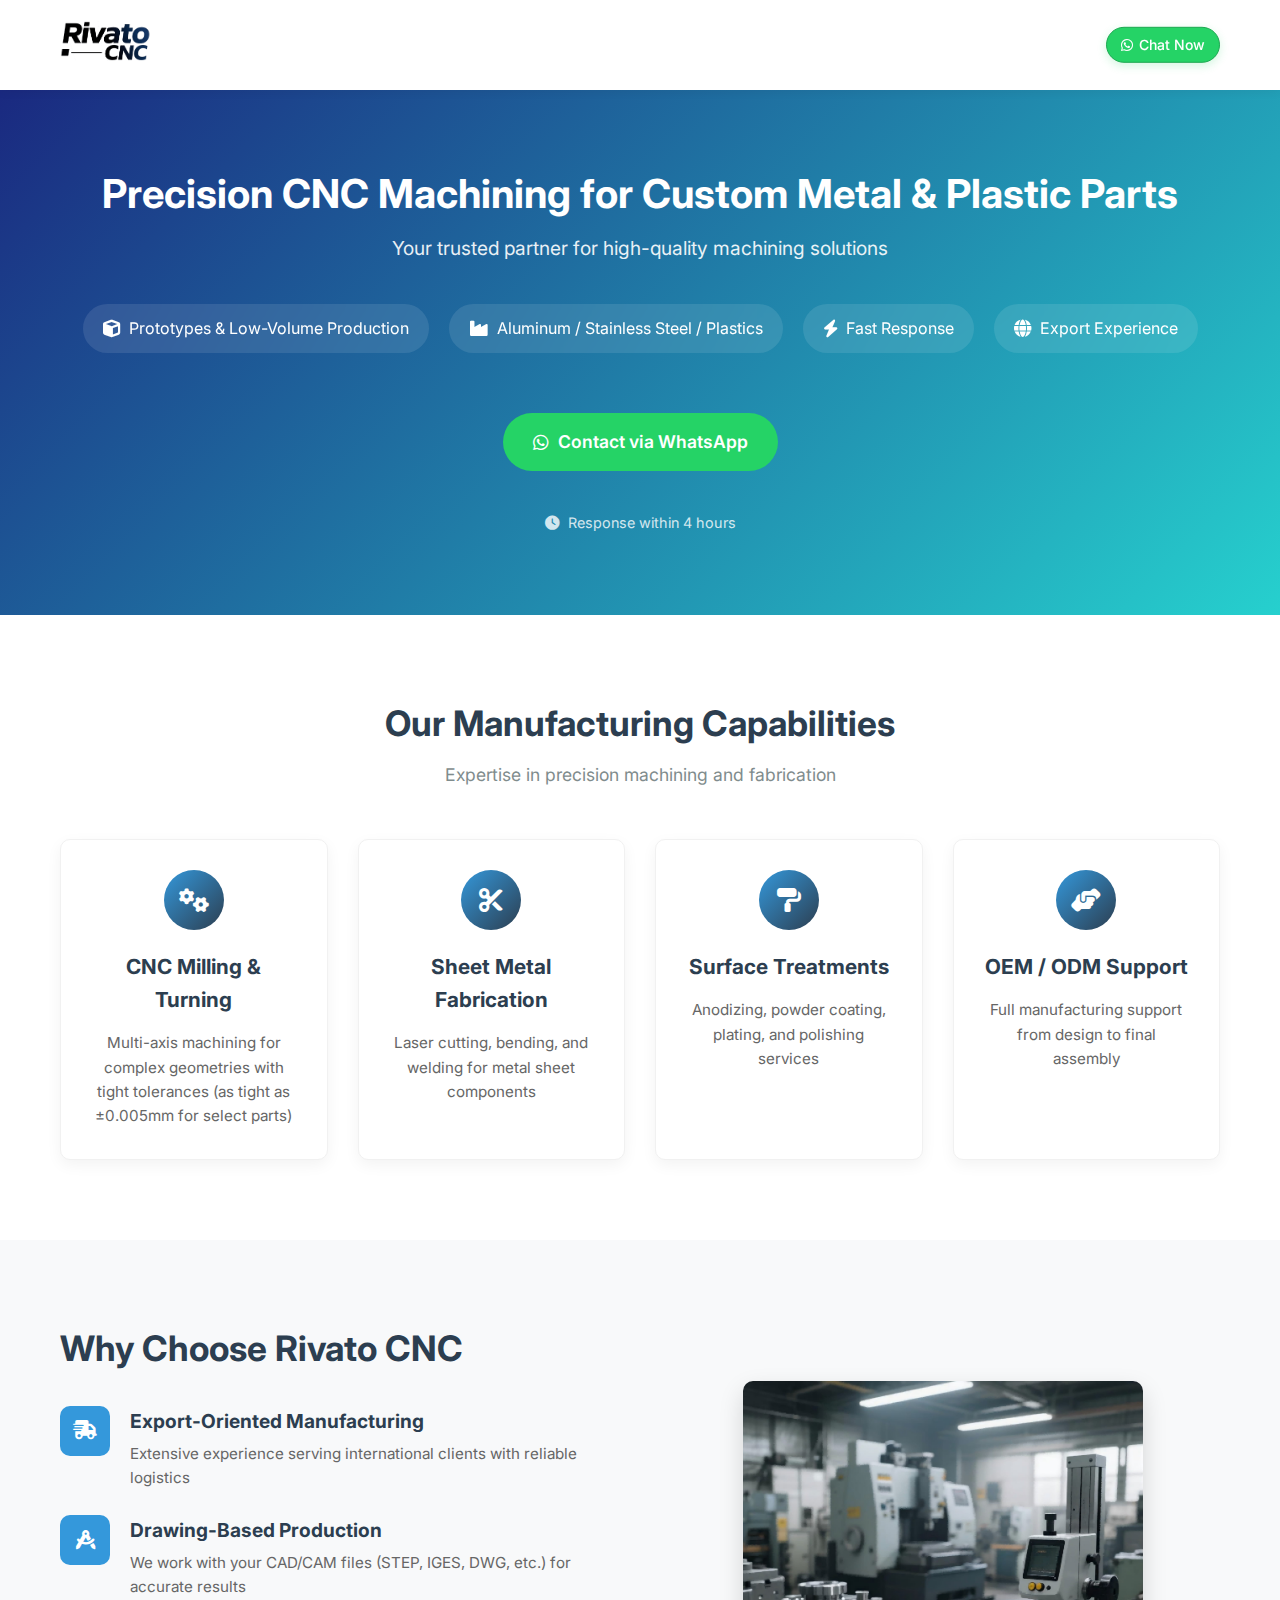
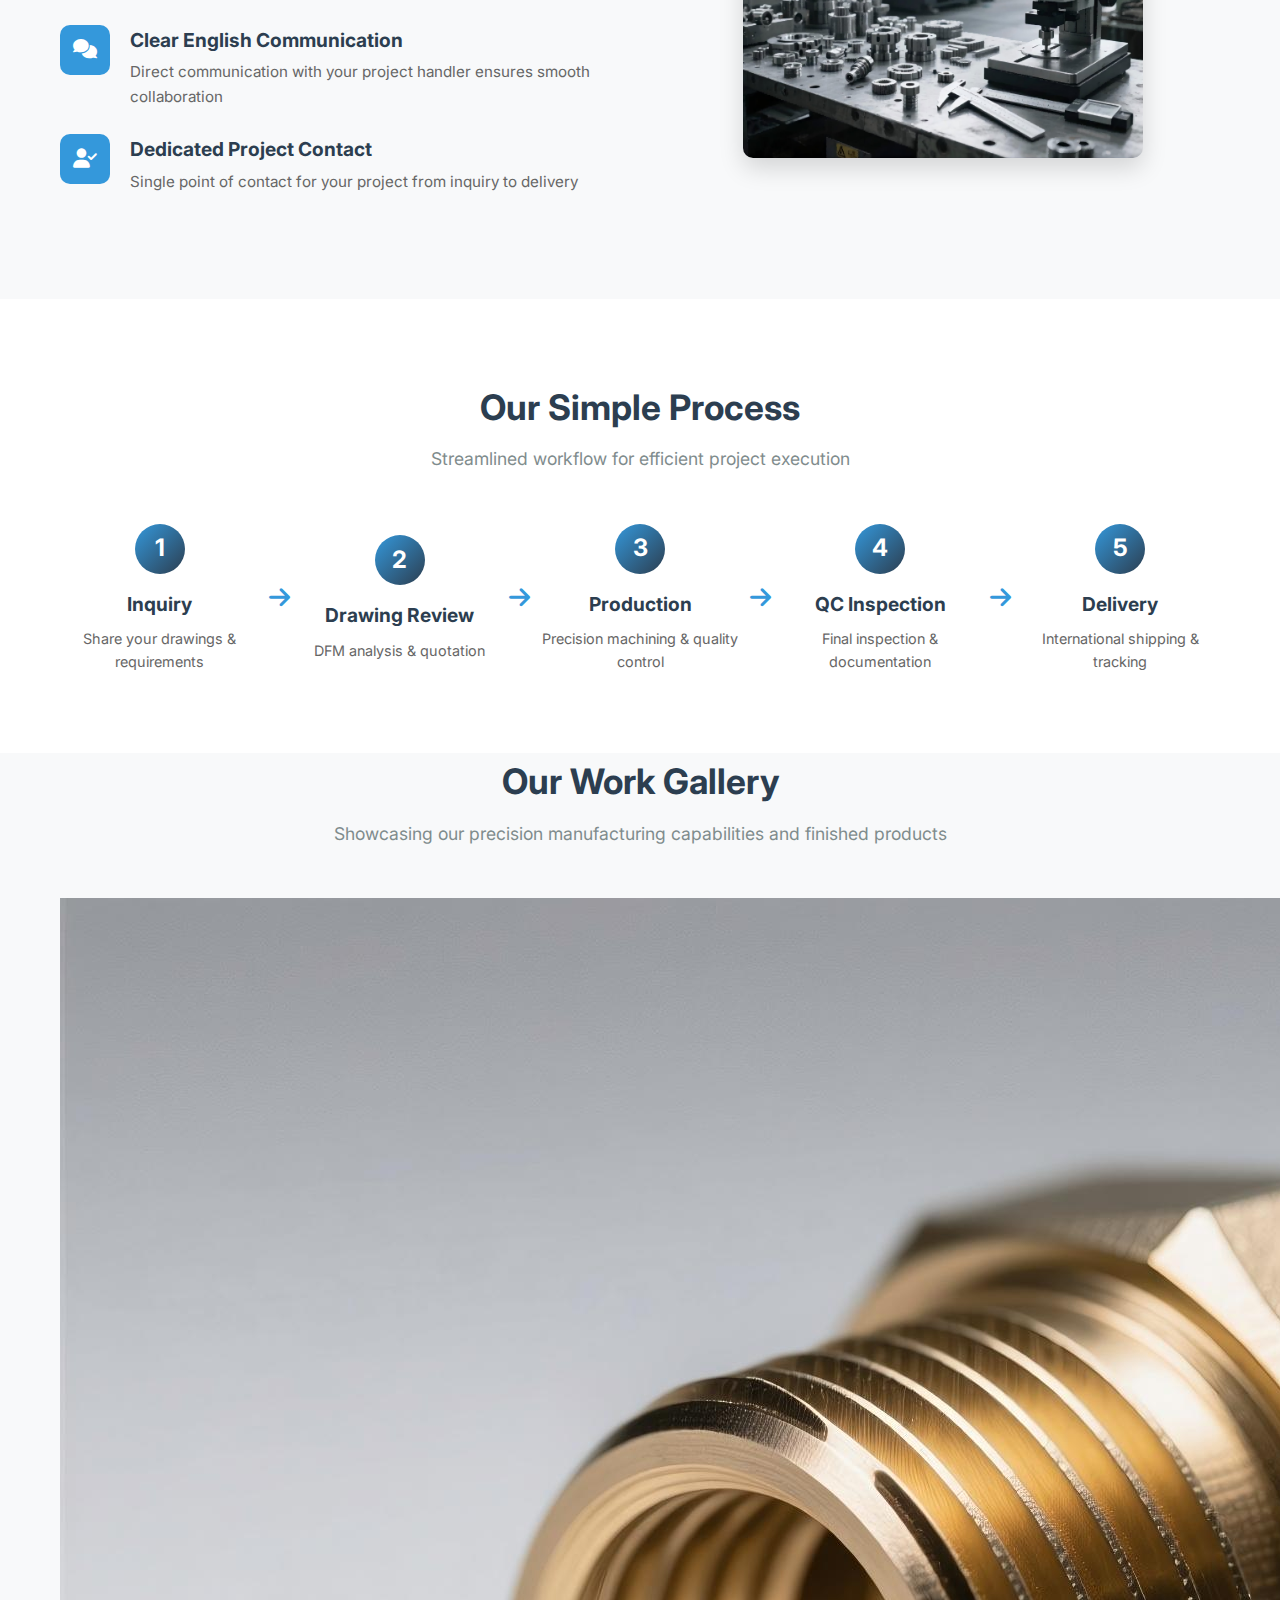
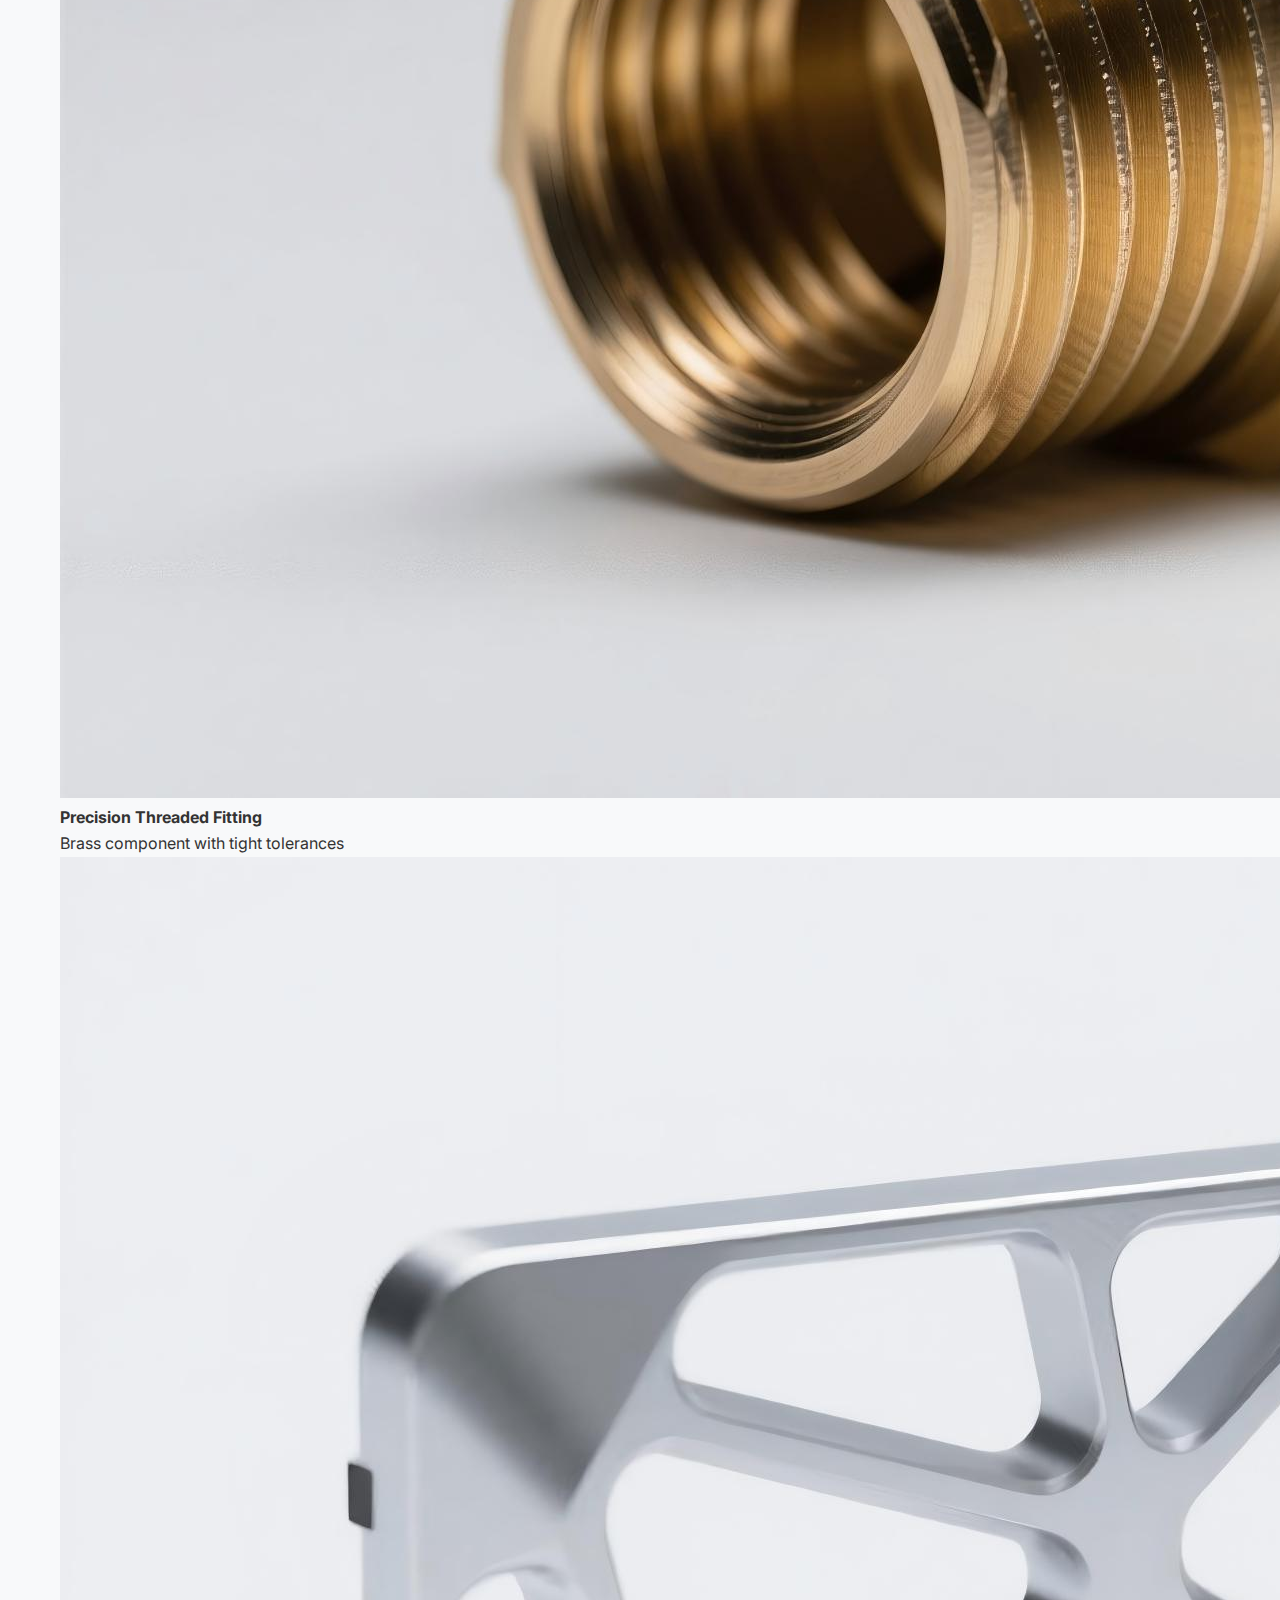
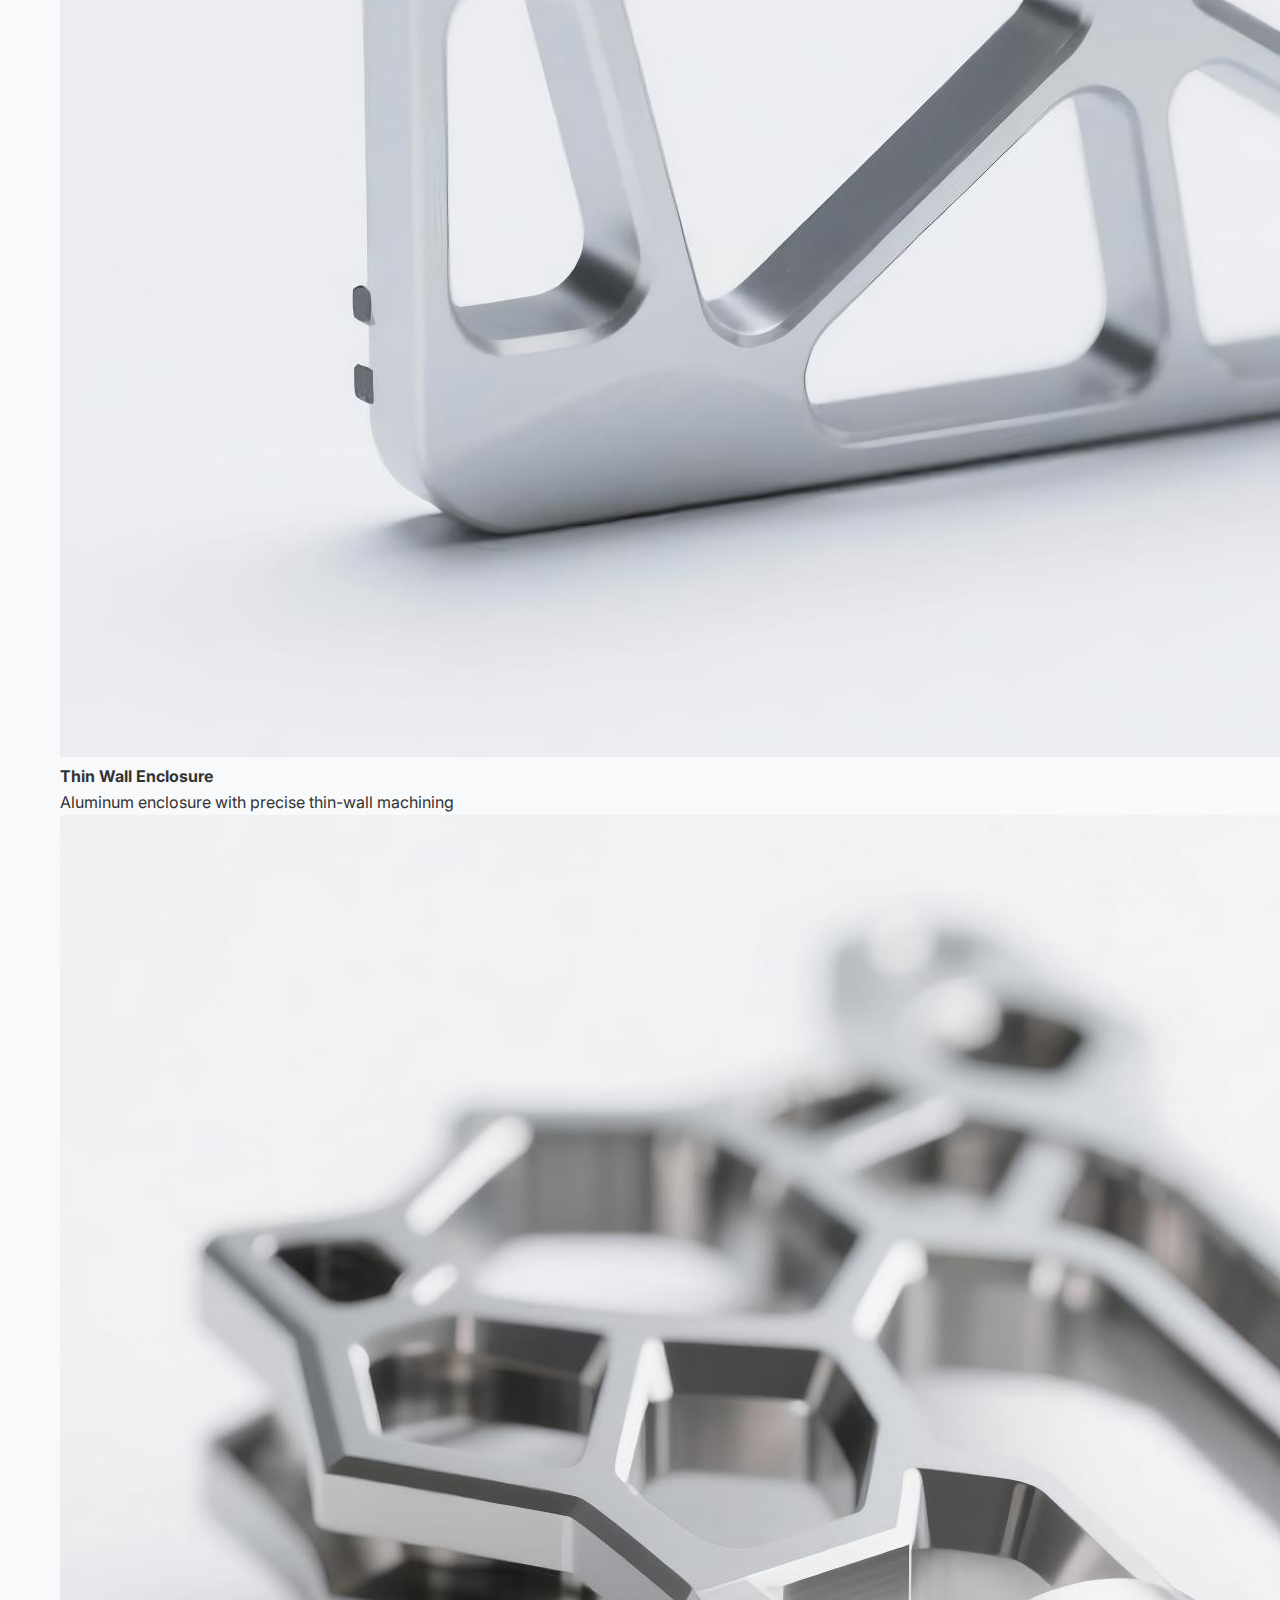
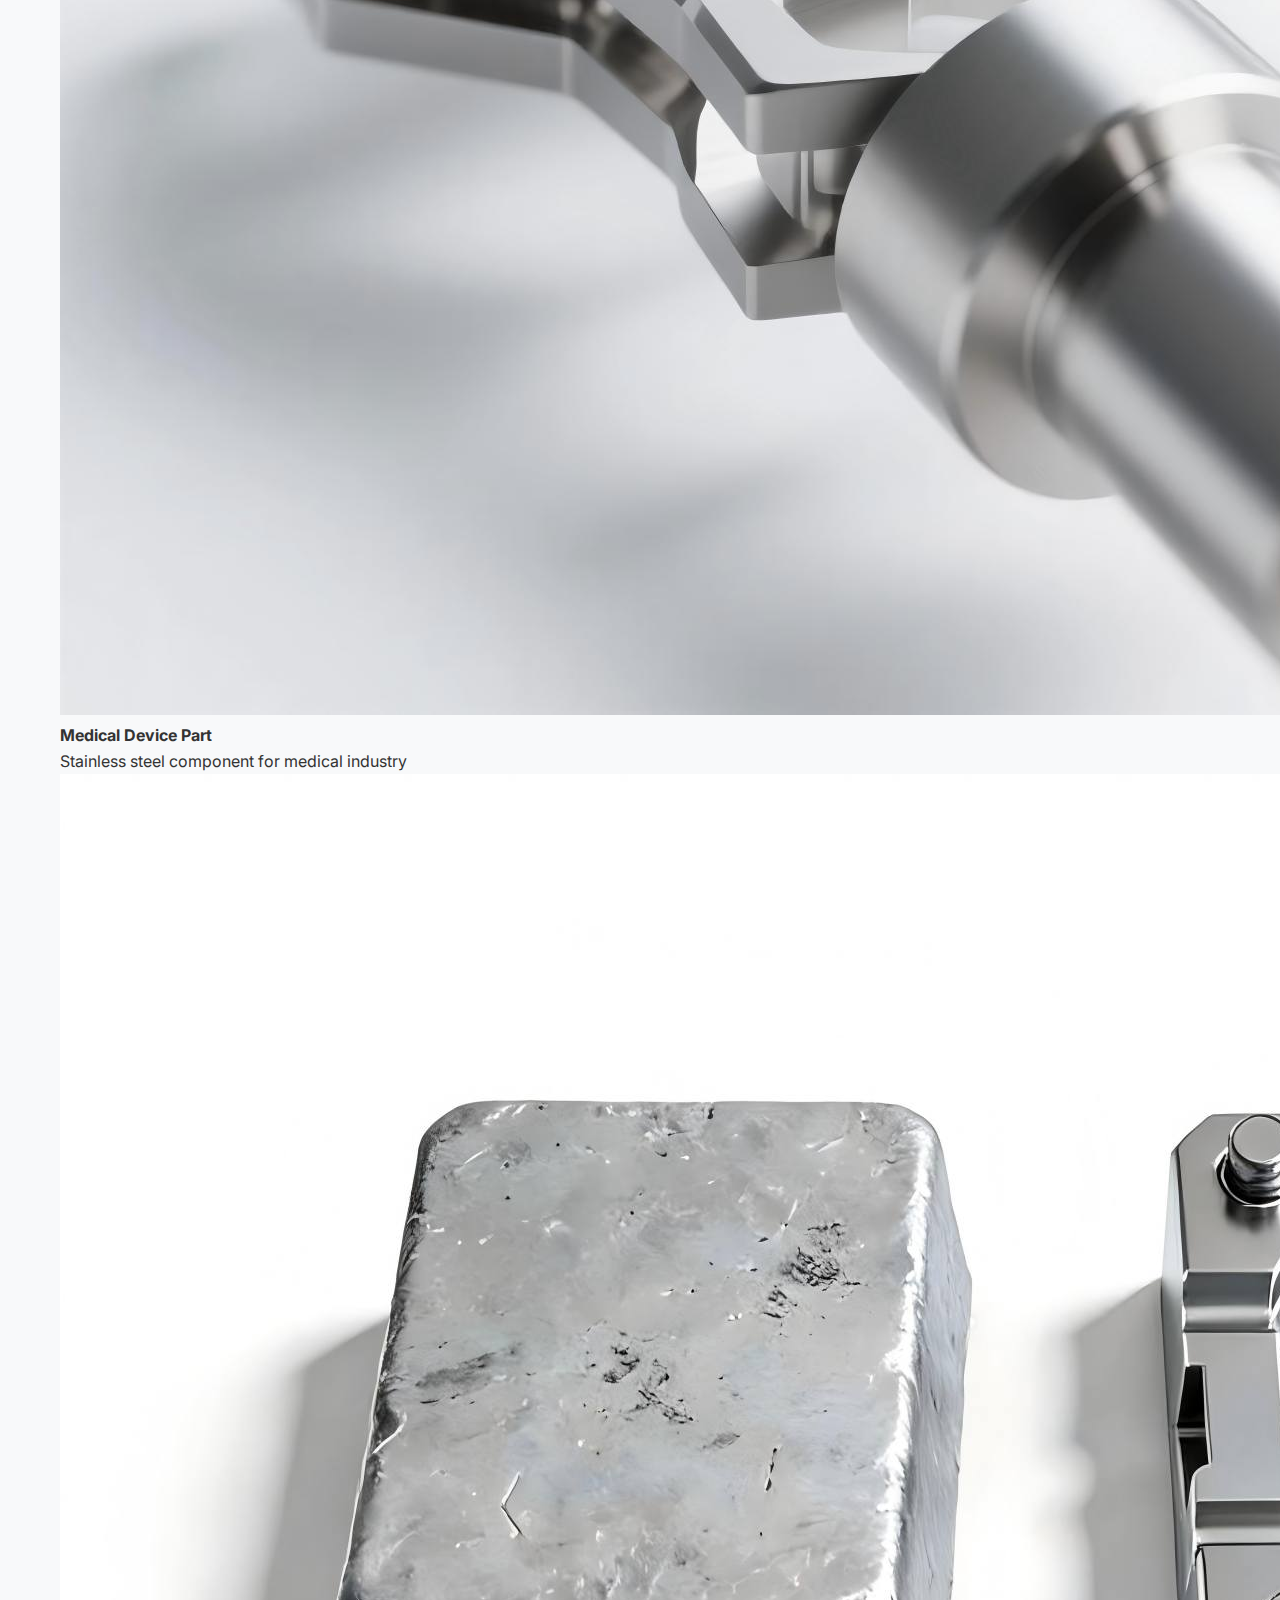
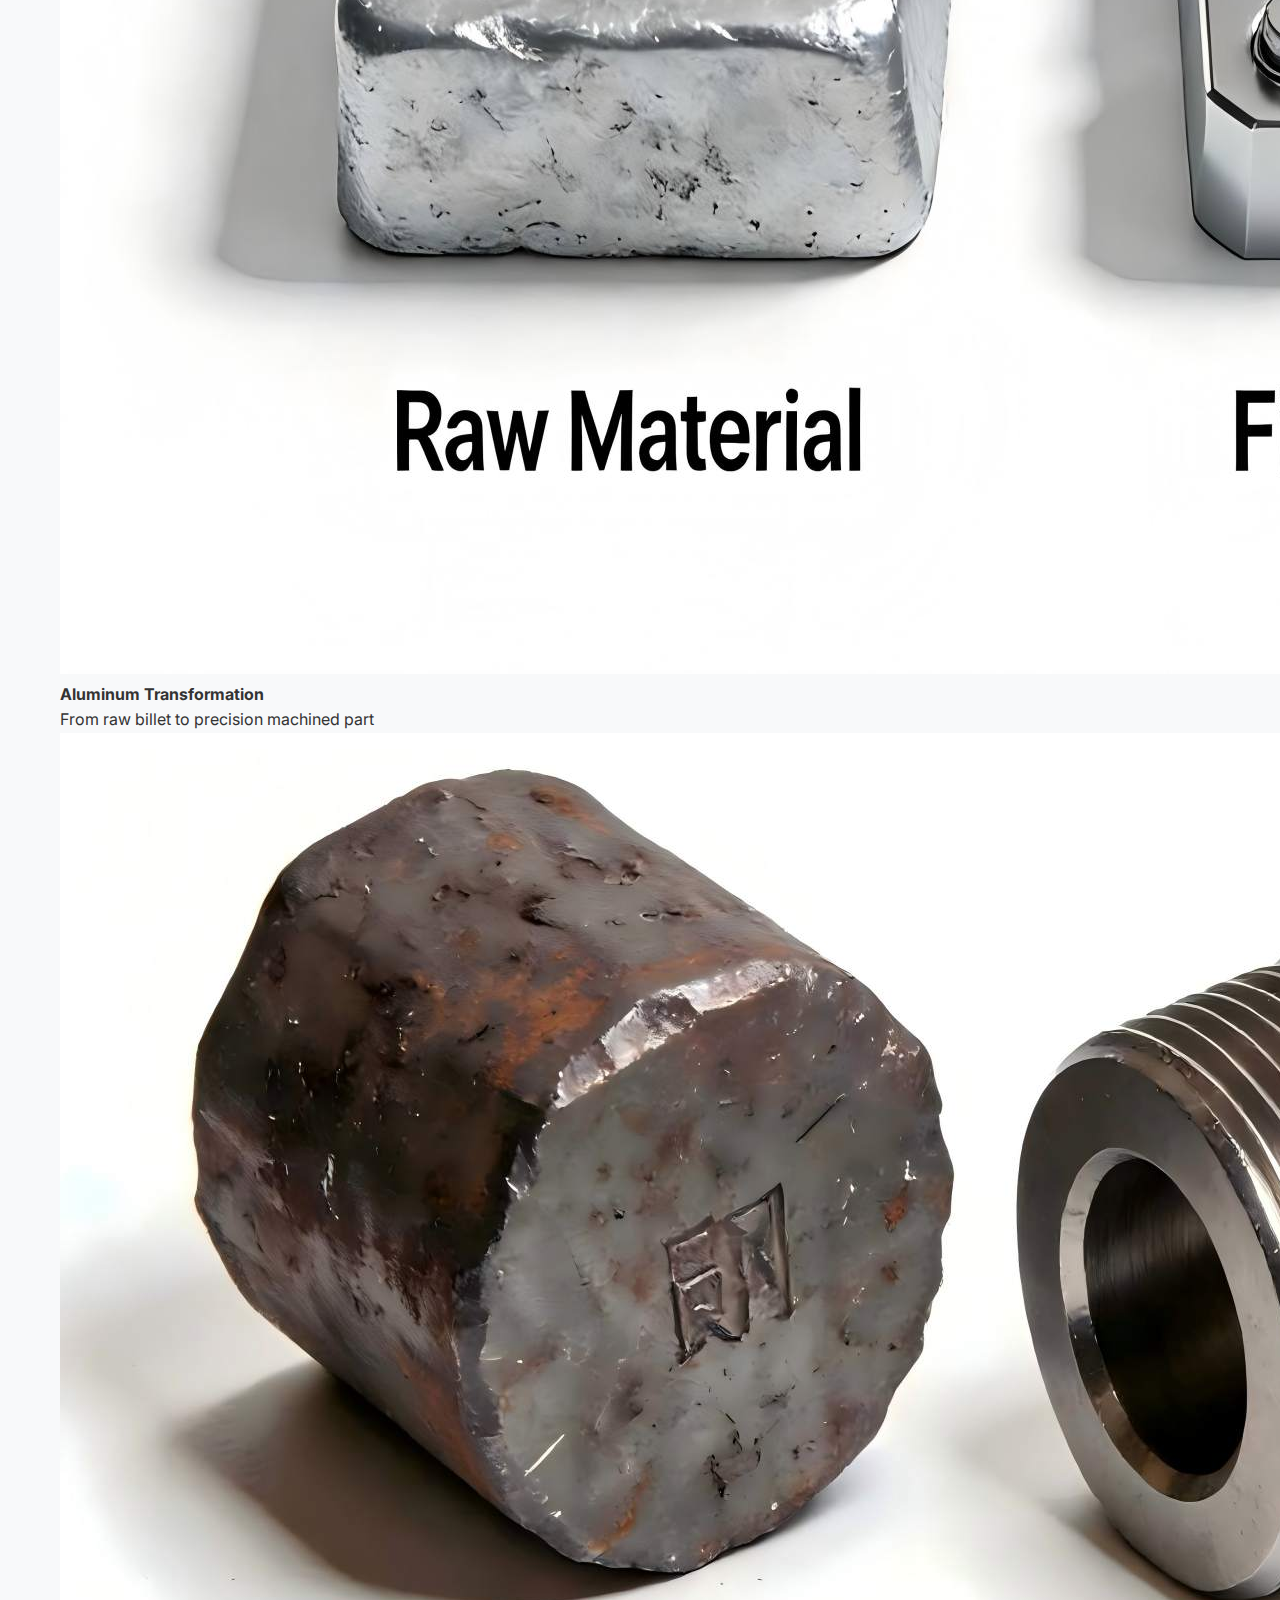
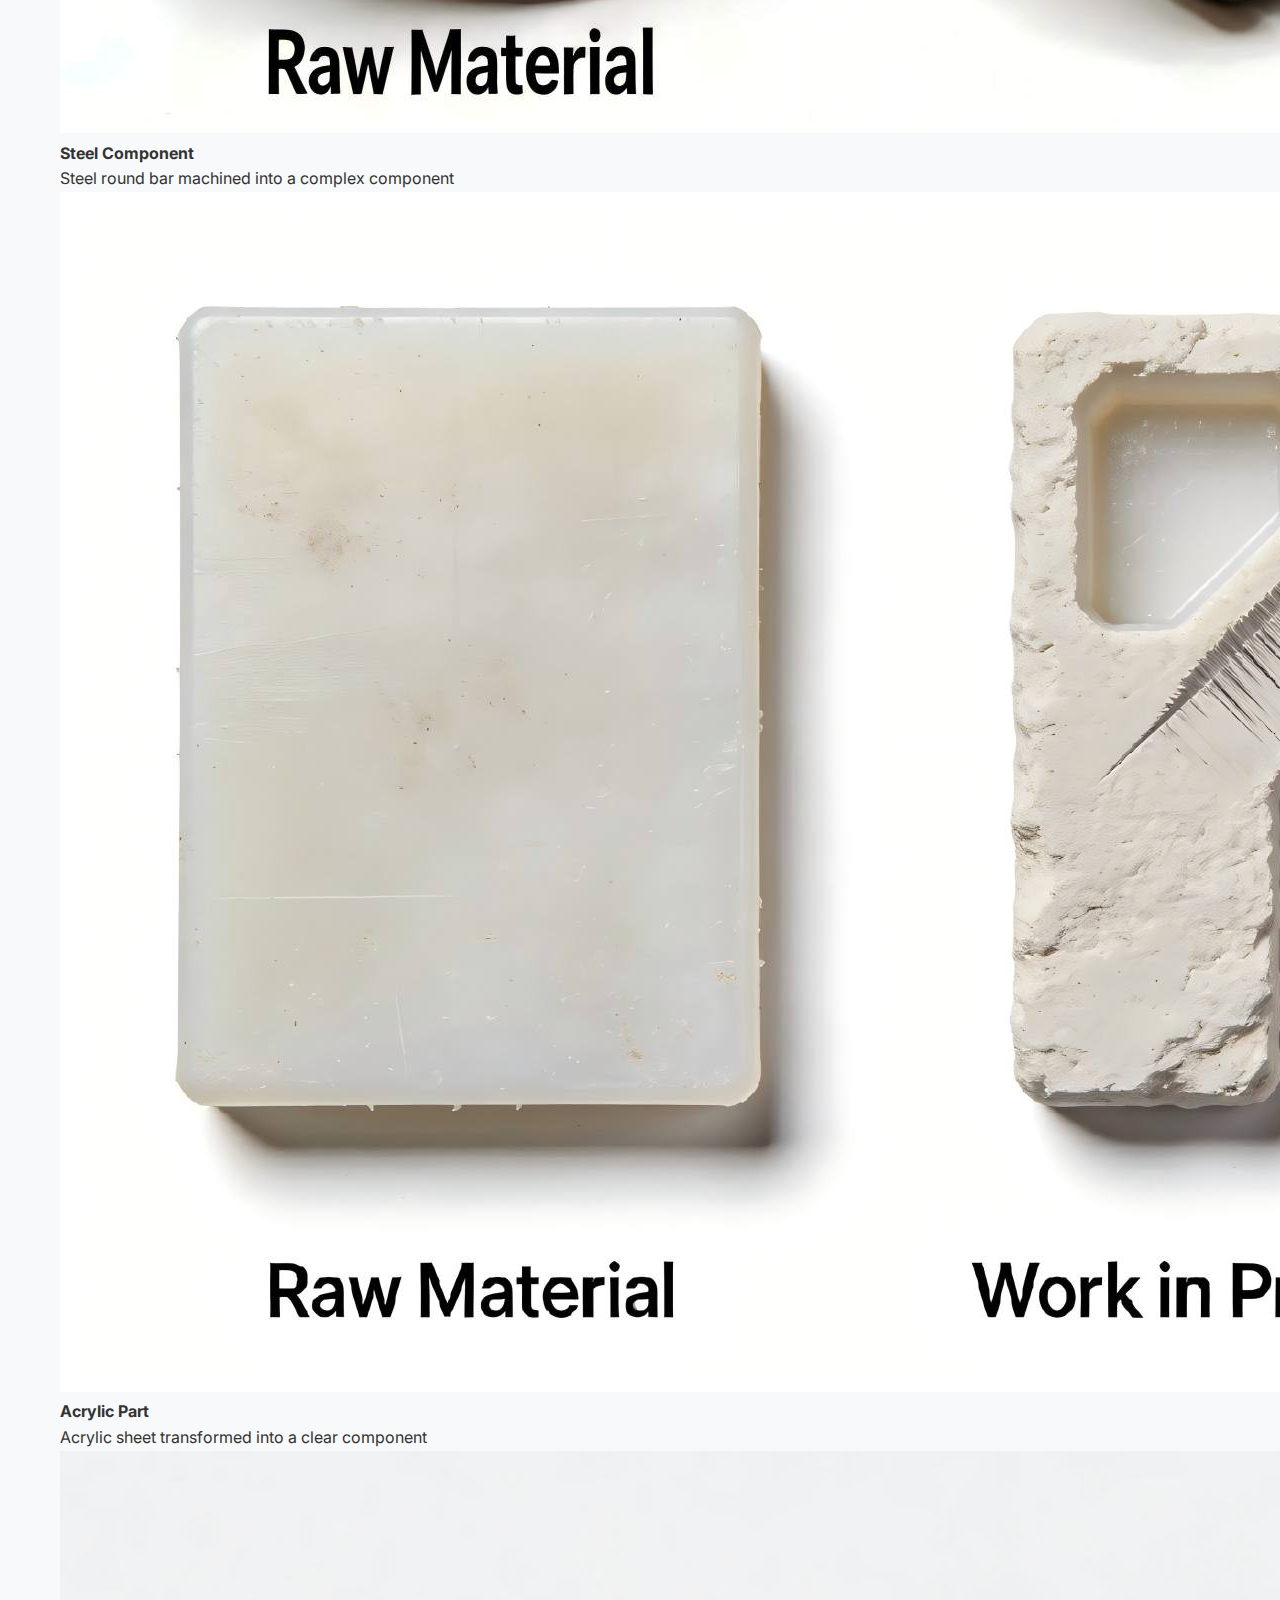
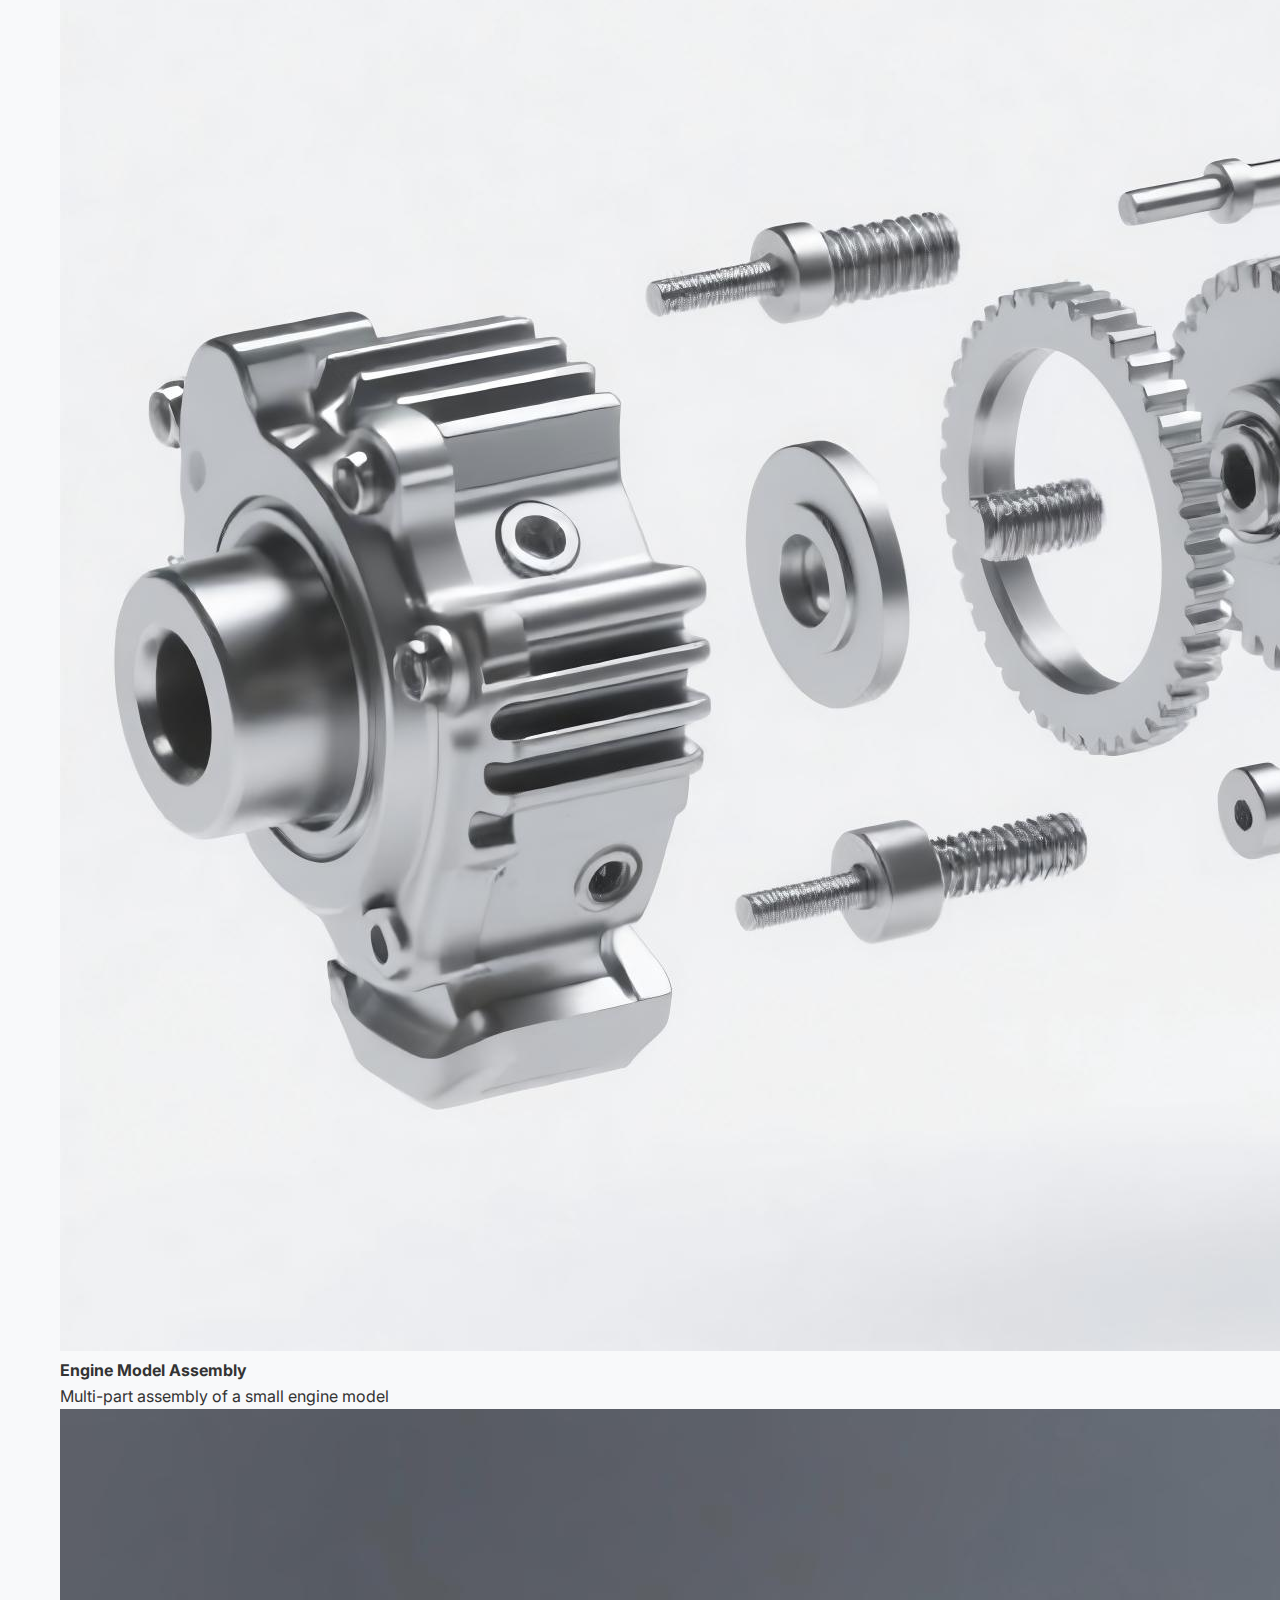
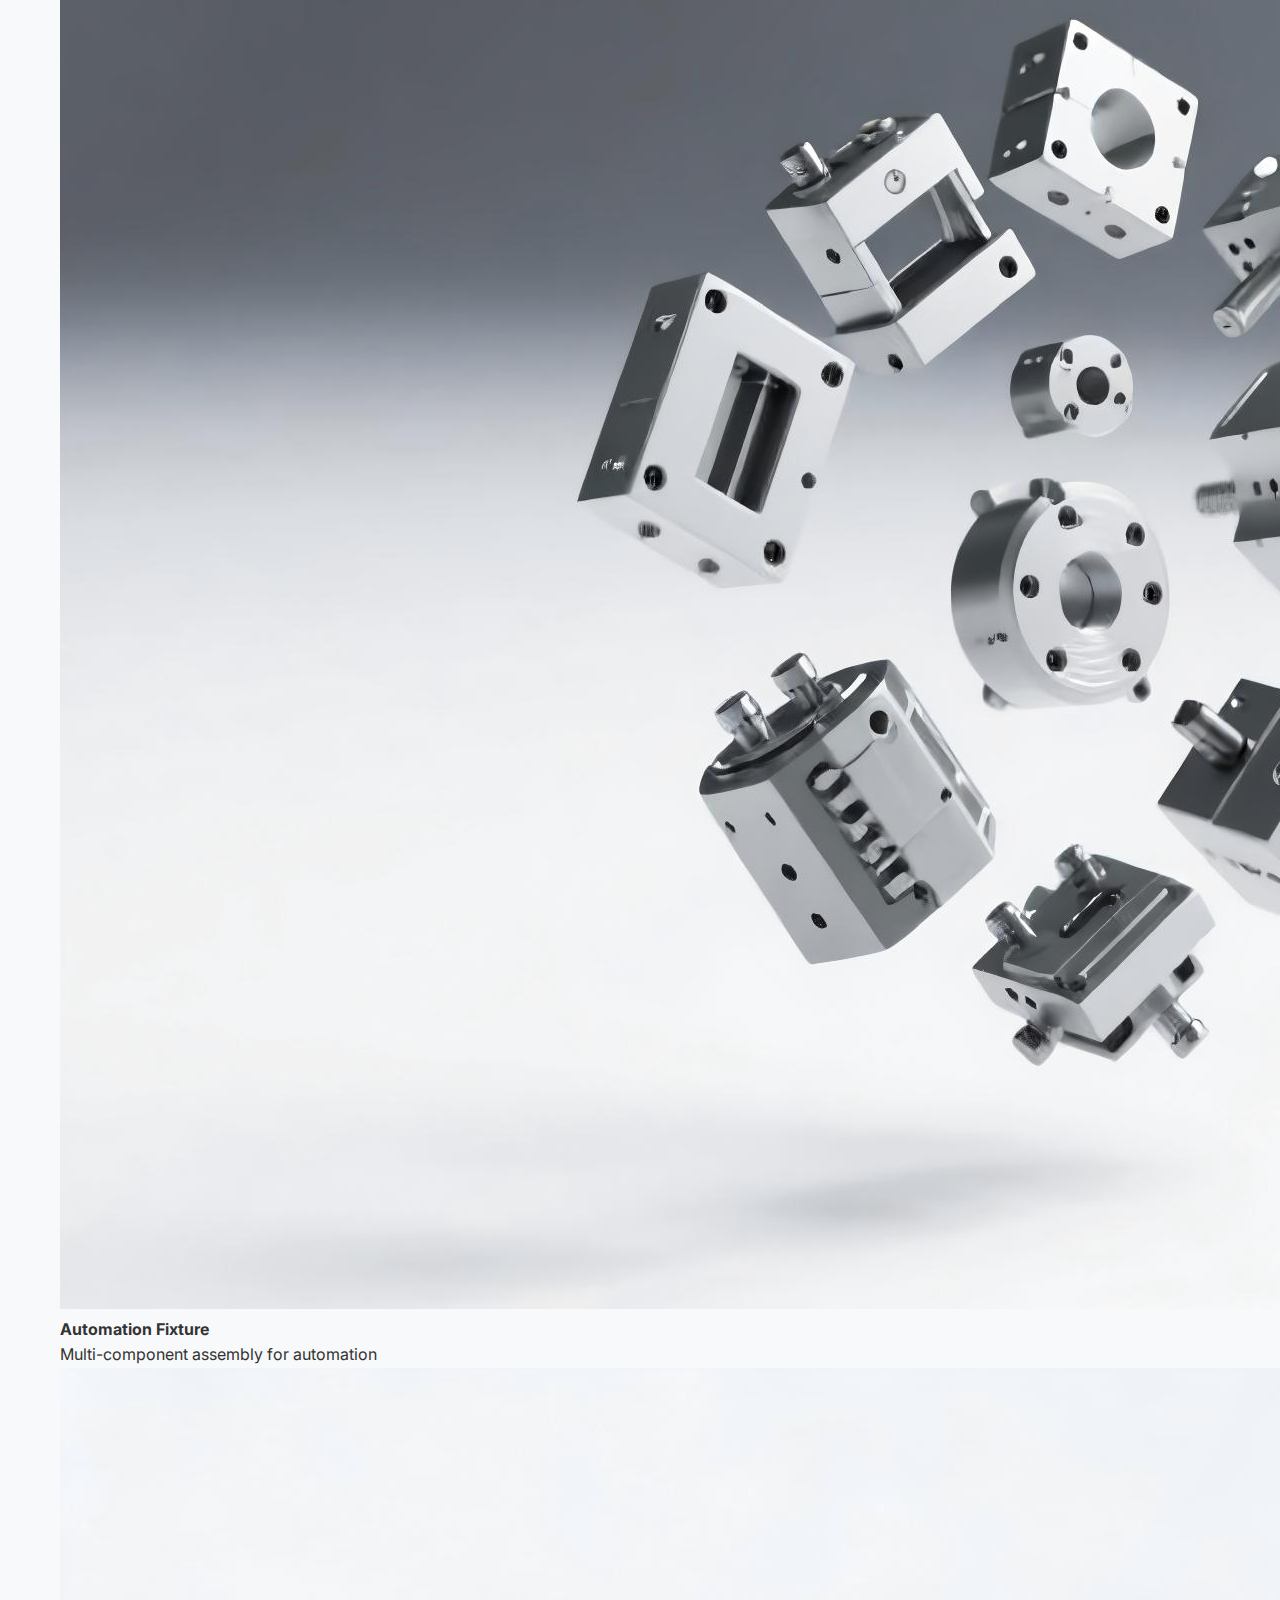
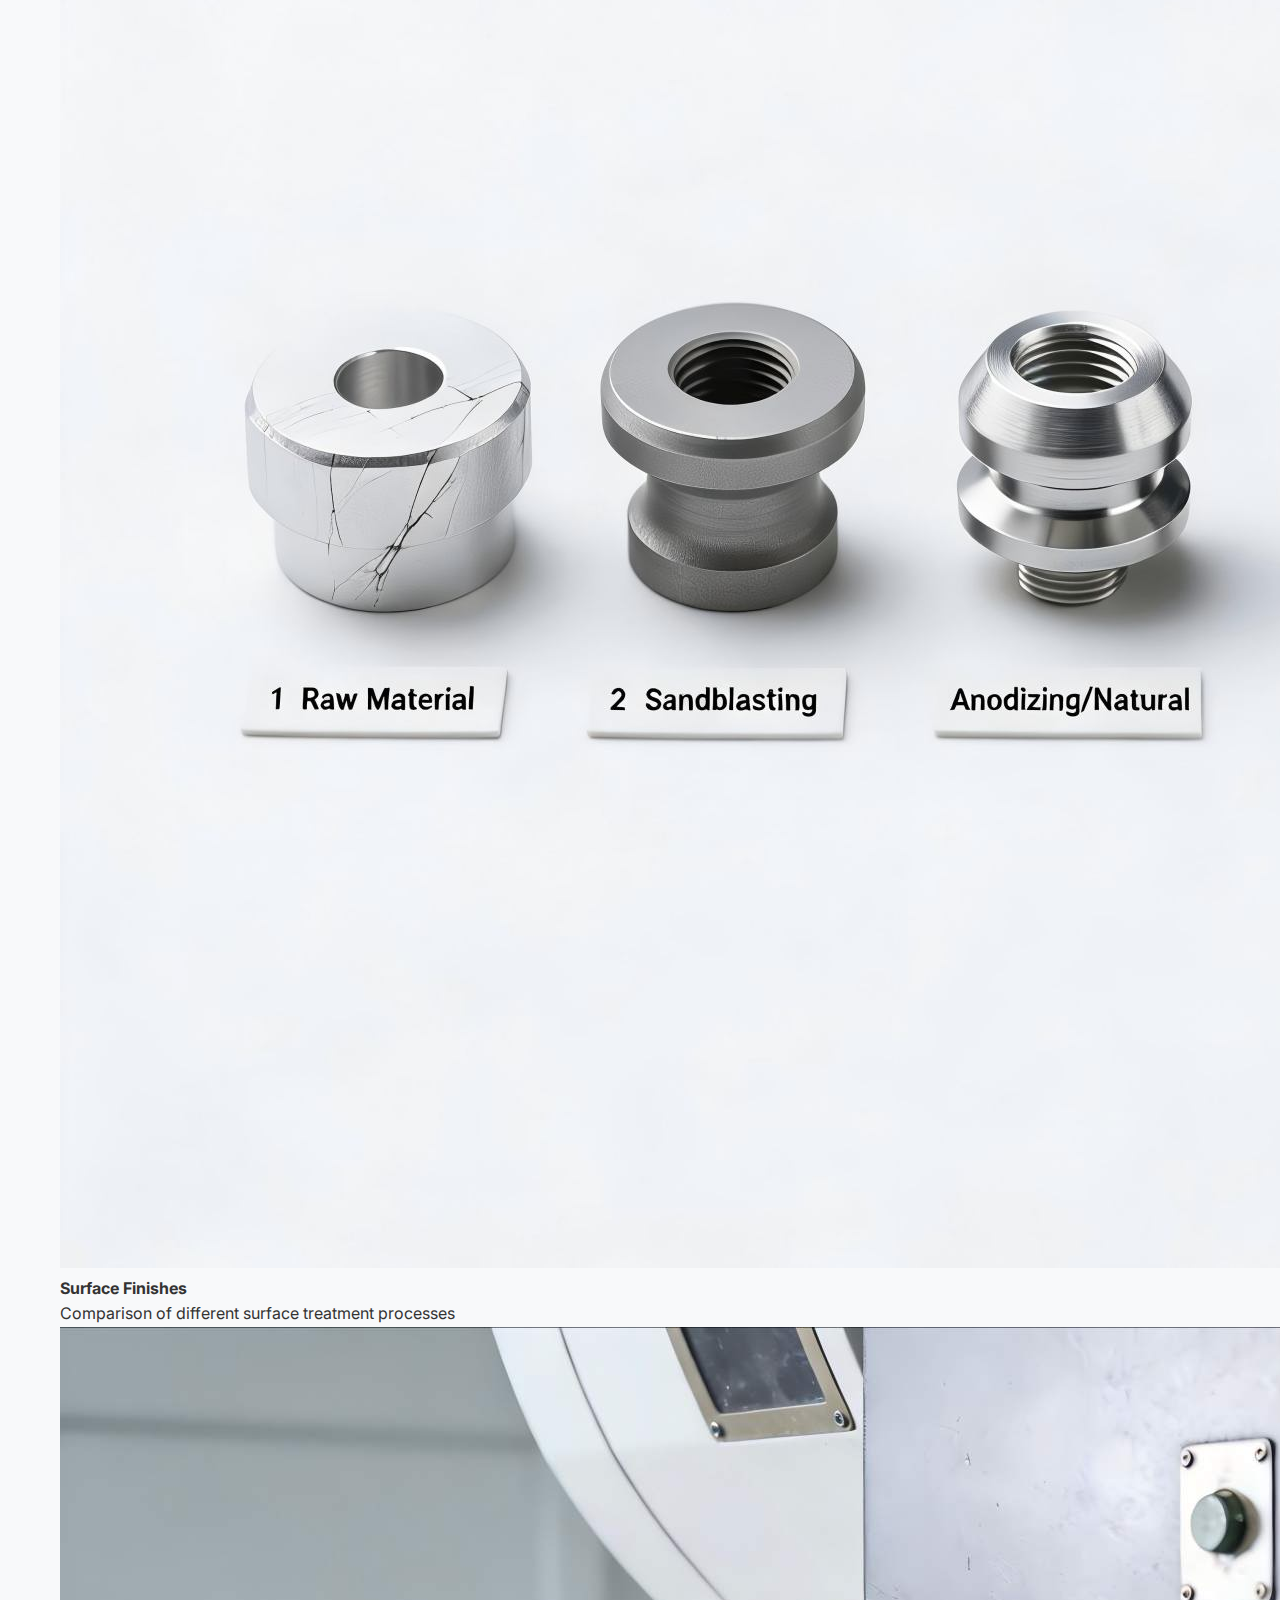
<file: public/index.html>
<!DOCTYPE html>
<html lang="en">
<head>
    <meta charset="UTF-8">
    <meta name="viewport" content="width=device-width, initial-scale=1.0">
    <title>Rivato CNC | Precision CNC Machining for Custom Metal & Plastic Parts</title>
    <meta name="description" content="Professional CNC machining services for custom metal and plastic parts. Prototypes and low-volume production with fast response.">
    <link rel="stylesheet" href="style.css">
    <link rel="preconnect" href="https://fonts.googleapis.com">
    <link rel="preconnect" href="https://fonts.gstatic.com" crossorigin>
    <link href="https://fonts.googleapis.com/css2?family=Inter:wght@300;400;500;600;700&family=Roboto:wght@300;400;500&display=swap" rel="stylesheet">
    <link rel="stylesheet" href="https://cdnjs.cloudflare.com/ajax/libs/font-awesome/6.4.0/css/all.min.css">
    <link rel="icon" href="/favicon-new.ico" type="image/x-icon">
    <link rel="shortcut icon" href="/favicon-new.ico" type="image/x-icon">
</head>
<body>
    <!-- 顶部导航 -->
    <header class="header">
        <div class="container">
            <div class="logo">
                <a href="/" title="返回首页">
                    <img src="images/logo.png" alt="Rivato CNC - Precision CNC Machining" class="logo-img">
                </a>
            </div>
            
            <!-- 添加页头WhatsApp按钮 -->
            <a href="https://wa.me/8613798588248?text=Hello%20Rivato%20CNC,%20I%20have%20a%20project%20inquiry" 
               class="header-whatsapp" 
               target="_blank"
               rel="noopener noreferrer">
                <i class="fab fa-whatsapp"></i> Chat Now
            </a>
        </div>
    </header>

    <!-- 主图区域 -->
    <section class="hero">
        <div class="container">
            <div class="hero-content">
                <h2>Precision CNC Machining for Custom Metal & Plastic Parts</h2>
                <p class="subtitle">Your trusted partner for high-quality machining solutions</p>
                
                <div class="features">
                    <div class="feature">
                        <i class="fas fa-cube"></i>
                        <span>Prototypes & Low-Volume Production</span>
                    </div>
                    <div class="feature">
                        <i class="fas fa-industry"></i>
                        <span>Aluminum / Stainless Steel / Plastics</span>
                    </div>
                    <div class="feature">
                        <i class="fas fa-bolt"></i>
                        <span>Fast Response</span>
                    </div>
                    <div class="feature">
                        <i class="fas fa-globe"></i>
                        <span>Export Experience</span>
                    </div>
                </div>
                
                <a href="https://wa.me/8613798588248?text=Hello%20Rivato%20CNC,%20I%20have%20a%20project%20inquiry" 
                   class="whatsapp-btn" 
                   target="_blank"
                   rel="noopener noreferrer">
                    <i class="fab fa-whatsapp"></i> Contact via WhatsApp
                </a>
                
                <p class="response-time"><i class="fas fa-clock"></i> Response within 4 hours</p>
            </div>
        </div>
    </section>

    <!-- 能力与信任区 -->
    <section class="capabilities">
        <div class="container">
            <div class="section-title">
                <h2>Our Manufacturing Capabilities</h2>
                <p>Expertise in precision machining and fabrication</p>
            </div>
            
            <div class="capabilities-grid">
                <div class="capability-card">
                    <div class="icon">
                        <i class="fas fa-cogs"></i>
                    </div>
                    <h3>CNC Milling & Turning</h3>
                    <p>Multi-axis machining for complex geometries with tight tolerances (as tight as ±0.005mm for select parts)</p>
                </div>
                
                <div class="capability-card">
                    <div class="icon">
                        <i class="fas fa-cut"></i>
                    </div>
                    <h3>Sheet Metal Fabrication</h3>
                    <p>Laser cutting, bending, and welding for metal sheet components</p>
                </div>
                
                <div class="capability-card">
                    <div class="icon">
                        <i class="fas fa-paint-roller"></i>
                    </div>
                    <h3>Surface Treatments</h3>
                    <p>Anodizing, powder coating, plating, and polishing services</p>
                </div>
                
                <div class="capability-card">
                    <div class="icon">
                        <i class="fas fa-hands-helping"></i>
                    </div>
                    <h3>OEM / ODM Support</h3>
                    <p>Full manufacturing support from design to final assembly</p>
                </div>
            </div>
        </div>
    </section>

    <!-- 为什么选择我们 -->
    <section class="why-us">
        <div class="container">
            <div class="why-grid">
                <div class="why-content">
                    <h2>Why Choose Rivato CNC</h2>
                    
                    <div class="reason">
                        <div class="reason-icon">
                            <i class="fas fa-shipping-fast"></i>
                        </div>
                        <div class="reason-text">
                            <h4>Export-Oriented Manufacturing</h4>
                            <p>Extensive experience serving international clients with reliable logistics</p>
                        </div>
                    </div>
                    
                    <div class="reason">
                        <div class="reason-icon">
                            <i class="fas fa-drafting-compass"></i>
                        </div>
                        <div class="reason-text">
                            <h4>Drawing-Based Production</h4>
                            <p>We work with your CAD/CAM files (STEP, IGES, DWG, etc.) for accurate results</p>
                        </div>
                    </div>
                    
                    <div class="reason">
                        <div class="reason-icon">
                            <i class="fas fa-comments"></i>
                        </div>
                        <div class="reason-text">
                            <h4>Clear English Communication</h4>
                            <p>Direct communication with your project handler ensures smooth collaboration</p>
                        </div>
                    </div>
                    
                    <div class="reason">
                        <div class="reason-icon">
                            <i class="fas fa-user-check"></i>
                        </div>
                        <div class="reason-text">
                            <h4>Dedicated Project Contact</h4>
                            <p>Single point of contact for your project from inquiry to delivery</p>
                        </div>
                    </div>
                </div>
                
                <div class="why-image">
                    <img src="images/cnc-workshop.jpg" 
                         alt="Precision CNC Machining Workshop at Rivato CNC"
                         class="workshop-img">
                </div>
            </div>
        </div>
    </section>

    <!-- 流程 -->
    <section class="process">
        <div class="container">
            <div class="section-title">
                <h2>Our Simple Process</h2>
                <p>Streamlined workflow for efficient project execution</p>
            </div>
            
            <div class="process-steps">
                <div class="step">
                    <div class="step-number">1</div>
                    <h3>Inquiry</h3>
                    <p>Share your drawings & requirements</p>
                </div>
                
                <div class="step-arrow">
                    <i class="fas fa-arrow-right"></i>
                </div>
                
                <div class="step">
                    <div class="step-number">2</div>
                    <h3>Drawing Review</h3>
                    <p>DFM analysis & quotation</p>
                </div>
                
                <div class="step-arrow">
                    <i class="fas fa-arrow-right"></i>
                </div>
                
                <div class="step">
                    <div class="step-number">3</div>
                    <h3>Production</h3>
                    <p>Precision machining & quality control</p>
                </div>
                
                <div class="step-arrow">
                    <i class="fas fa-arrow-right"></i>
                </div>
                
                <div class="step">
                    <div class="step-number">4</div>
                    <h3>QC Inspection</h3>
                    <p>Final inspection & documentation</p>
                </div>
                
                <div class="step-arrow">
                    <i class="fas fa-arrow-right"></i>
                </div>
                
                <div class="step">
                    <div class="step-number">5</div>
                    <h3>Delivery</h3>
                    <p>International shipping & tracking</p>
                </div>
            </div>
        </div>
    </section>
<!-- 产品画廊 -->
<section class="gallery" id="gallery">
    <div class="container">
        <div class="section-title">
            <h2>Our Work Gallery</h2>
            <p>Showcasing our precision manufacturing capabilities and finished products</p>
        </div>
        
        <div class="gallery-grid">
            <!-- 高精度成品特写 -->
           <div class="gallery-item">
    <img src="images/gallery/precision-threaded-fitting-brass-01.jpeg" alt="Precision Threaded Fitting - Brass Part" class="gallery-img">
    <div class="gallery-caption">
        <h4>Precision Threaded Fitting</h4>
        <p>Brass component with tight tolerances</p>
    </div>
</div>

            <div class="gallery-item">
                <img src="images/gallery/thin-wall-aluminum-enclosure-cnc-machined-01.jpeg" 
                     alt="Thin Wall Aluminum Enclosure - CNC Machined"
                     class="gallery-img">
                <div class="gallery-caption">
                    <h4>Thin Wall Enclosure</h4>
                    <p>Aluminum enclosure with precise thin-wall machining</p>
                </div>
            </div>

            <div class="gallery-item">
                <img src="images/gallery/complex-medical-device-part-stainless-steel-01.jpeg" 
                     alt="Complex Medical Device Part - Stainless Steel"
                     class="gallery-img">
                <div class="gallery-caption">
                    <h4>Medical Device Part</h4>
                    <p>Stainless steel component for medical industry</p>
                </div>
            </div>

            <!-- 毛坯到成品对比 -->
            <div class="gallery-item">
                <img src="images/gallery/raw-to-finished-aluminum-billet-to-part-01.jpeg" 
                     alt="Raw Aluminum Billet to Finished Part"
                     class="gallery-img">
                <div class="gallery-caption">
                    <h4>Aluminum Transformation</h4>
                    <p>From raw billet to precision machined part</p>
                </div>
            </div>

            <div class="gallery-item">
                <img src="images/gallery/raw-to-finished-steel-round-to-component-01.jpeg" 
                     alt="Raw Steel Round to Finished Component"
                     class="gallery-img">
                <div class="gallery-caption">
                    <h4>Steel Component</h4>
                    <p>Steel round bar machined into a complex component</p>
                </div>
            </div>

            <div class="gallery-item">
                <img src="images/gallery/raw-to-finished-acrylic-sheet-to-part-01.jpeg" 
                     alt="Raw Acrylic Sheet to Finished Part"
                     class="gallery-img">
                <div class="gallery-caption">
                    <h4>Acrylic Part</h4>
                    <p>Acrylic sheet transformed into a clear component</p>
                </div>
            </div>

            <!-- 复杂结构与装配体 -->
            <div class="gallery-item">
                <img src="images/gallery/assembly-small-engine-model-multi-part-01.jpeg" 
                     alt="Small Engine Model Assembly"
                     class="gallery-img">
                <div class="gallery-caption">
                    <h4>Engine Model Assembly</h4>
                    <p>Multi-part assembly of a small engine model</p>
                </div>
            </div>

            <div class="gallery-item">
                <img src="images/gallery/assembly-automation-fixture-multi-component-01.jpeg" 
                     alt="Automation Fixture Assembly"
                     class="gallery-img">
                <div class="gallery-caption">
                    <h4>Automation Fixture</h4>
                    <p>Multi-component assembly for automation</p>
                </div>
            </div>

            <!-- 表面处理效果展示 -->
            <div class="gallery-item">
                <img src="images/gallery/surface-finish-comparison-anodizing-plating-sandblasting.jpeg" 
                     alt="Surface Finish Comparison: Anodizing, Plating, Sandblasting"
                     class="gallery-img">
                <div class="gallery-caption">
                    <h4>Surface Finishes</h4>
                    <p>Comparison of different surface treatment processes</p>
                </div>
            </div>

            <!-- 制造过程与环境 -->
            <div class="gallery-item">
                <img src="images/gallery/workshop-environment-cnc-machining-floor.jpeg" 
                     alt="Workshop Environment - CNC Machining Floor"
                     class="gallery-img">
                <div class="gallery-caption">
                    <h4>Workshop Environment</h4>
                    <p>Our clean and organized CNC machining floor</p>
                </div>
            </div>

            <!-- 客户案例成品 -->
            <div class="gallery-item">
                <img src="images/gallery/case-full-transparent-acrylic-optical-component.jpeg" 
                     alt="Full Transparent Acrylic Optical Component"
                     class="gallery-img">
                <div class="gallery-caption">
                    <h4>Acrylic Optical Component</h4>
                    <p>Fully transparent acrylic part for optical applications</p>
                </div>
            </div>

           <div class="gallery-item">
    <img src="images/gallery/case-nozzle-brass-precision-machined-01.jpeg" alt="Nozzle - Brass Precision Machined" class="gallery-img">
    <div class="gallery-caption">
        <h4>Precision Brass Nozzle</h4>
        <p>CNC machined nozzle made from brass</p>
    </div>
</div>

            <div class="gallery-item">
                <img src="images/gallery/case-safety-goggle-lens-polycarbonate-01.jpeg" 
                     alt="Safety Goggle Lens - Polycarbonate"
                     class="gallery-img">
                <div class="gallery-caption">
                    <h4>Safety Goggle Lens</h4>
                    <p>Polycarbonate lens for safety goggles</p>
                </div>
            </div>

            <div class="gallery-item">
                <img src="images/gallery/case-structural-part-carbon-fiber-01.jpeg" 
                     alt="Structural Part - Carbon Fiber"
                     class="gallery-img">
                <div class="gallery-caption">
                    <h4>Carbon Fiber Part</h4>
                    <p>Structural component made from carbon fiber</p>
                </div>
            </div>

            <div class="gallery-item">
                <img src="images/gallery/case-precision-part-titanium-ti6al4v-01.jpeg" 
                     alt="Precision Part - Titanium Ti6Al4V"
                     class="gallery-img">
                <div class="gallery-caption">
                    <h4>Titanium Precision Part</h4>
                    <p>High-strength titanium alloy component</p>
                </div>
            </div>

            <div class="gallery-item">
                <img src="images/gallery/case-enclosure-chassis-part-aluminum-01.jpeg" 
                     alt="Enclosure Chassis Part - Aluminum"
                     class="gallery-img">
                <div class="gallery-caption">
                    <h4>Aluminum Chassis Part</h4>
                    <p>Aluminum enclosure chassis for electronic device</p>
                </div>
            </div>

            <div class="gallery-item">
                <img src="images/gallery/case-audio-component-precision-part-01.jpeg" 
                     alt="Audio Component - Precision Part"
                     class="gallery-img">
                <div class="gallery-caption">
                    <h4>Audio Component</h4>
                    <p>Precision part for high-end audio equipment</p>
                </div>
            </div>

            <div class="gallery-item">
                <img src="images/gallery/case-extruder-part-precision-machined-01.jpeg" 
                     alt="Extruder Part - Precision Machined"
                     class="gallery-img">
                <div class="gallery-caption">
                    <h4>Extruder Part</h4>
                    <p>Precision machined component for extrusion equipment</p>
                </div>
            </div>
        </div>
    </div>
</section>
    <!-- 联系方式 -->
    <section class="contact" id="contact">
        <div class="container">
            <div class="section-title">
                <h2>Contact Us</h2>
                <p>Get in touch for project evaluation and quotation</p>
            </div>
            
            <div class="contact-grid">
                <div class="contact-info">
                    <div class="contact-item">
                        <div class="contact-icon">
                            <i class="fas fa-envelope"></i>
                        </div>
                        <div class="contact-details">
                            <h3>Email</h3>
                            <a href="mailto:garrett@rivatocnc.com">garrett@rivatocnc.com</a>
                        </div>
                    </div>
                    
                    <div class="contact-item">
                        <div class="contact-icon">
                            <i class="fab fa-whatsapp"></i>
                        </div>
                        <div class="contact-details">
                            <h3>WhatsApp</h3>
                            <a href="https://wa.me/8613798588248" target="_blank" rel="noopener noreferrer">+86 137 9858 8248</a>
                        </div>
                    </div>
                    
                    <div class="contact-item">
                        <div class="contact-icon">
                            <i class="fas fa-globe"></i>
                        </div>
                        <div class="contact-details">
                            <h3>Website</h3>
                            <a href="https://www.rivatocnc.com" target="_blank" rel="noopener noreferrer">www.rivatocnc.com</a>
                        </div>
                    </div>
                    
                    <div class="contact-item">
                        <div class="contact-icon">
                            <i class="fas fa-clock"></i>
                        </div>
                        <div class="contact-details">
                            <h3>Response Time</h3>
                            <p>4-8 hours during business days</p>
                        </div>
                    </div>
                </div>
                
                <div class="contact-cta">
                    <h3>Ready to Start Your Project?</h3>
                    <p>Send us your drawings for evaluation and quotation</p>
                    
                    <div class="cta-buttons">
                        <a href="mailto:garrett@rivatocnc.com?subject=CNC%20Machining%20Inquiry" class="btn-primary">
                            <i class="fas fa-paper-plane"></i> Send Email
                        </a>
                        <a href="https://wa.me/8613798588248?text=Hello%20Rivato%20CNC,%20I%20have%20a%20project%20inquiry" 
                           class="btn-whatsapp" 
                           target="_blank"
                           rel="noopener noreferrer">
                            <i class="fab fa-whatsapp"></i> WhatsApp
                        </a>
                    </div>
                </div>
            </div>
        </div>
    </section>

    <!-- 页脚 -->
    <footer class="footer">
        <div class="container">
            <div class="footer-content">
                <div class="footer-logo">
                    <h2>Rivato<span>CNC</span></h2>
                    <p>Precision CNC Machining Services</p>
                </div>
                
                <div class="footer-info">
                    <p>© 2026 Rivato CNC. All rights reserved.</p>
                    <p>Professional CNC machining for custom metal and plastic parts</p>
                </div>
            </div>
        </div>
    </footer>
</body>
</html>
</file>
<file: public/style.css>
/* 基础样式 */
* {
    margin: 0;
    padding: 0;
    box-sizing: border-box;
}

body {
    font-family: 'Inter', 'Roboto', sans-serif;
    line-height: 1.6;
    color: #333;
    background-color: #f8f9fa;
}

.container {
    width: 100%;
    max-width: 1200px;
    margin: 0 auto;
    padding: 0 20px;
}

/* 头部样式 */
.header {
    background-color: white;
    box-shadow: 0 2px 10px rgba(0, 0, 0, 0.05);
    padding: 15px 0;
    position: sticky;
    top: 0;
    z-index: 1000;
}

.header .container {
    position: relative;
    display: flex;
    align-items: center;
    justify-content: space-between;
}

/* Logo 样式 */
.logo {
    display: flex;
    align-items: center;
    height: 60px;
}

.logo a {
    display: block;
    text-decoration: none;
}

.logo img {
    height: 40px;
    width: auto;
    transition: opacity 0.3s ease;
}

.logo img:hover {
    opacity: 0.9;
}

/* 页眉 WhatsApp 按钮 */
.header-whatsapp {
    position: absolute;
    right: 20px;
    top: 50%;
    transform: translateY(-50%);
    background: #25D366;
    color: #fff;
    padding: 6px 14px;
    border-radius: 20px;
    font-size: 14px;
    text-decoration: none;
    font-weight: 500;
    display: inline-flex;
    align-items: center;
    gap: 6px;
    transition: all 0.3s ease;
    z-index: 1001;
    box-shadow: 0 3px 10px rgba(37, 211, 102, 0.2);
    border: 1px solid #1da851;
}

.header-whatsapp:hover {
    background: #128C7E;
    transform: translateY(-50%) scale(1.05);
    box-shadow: 0 5px 15px rgba(37, 211, 102, 0.3);
    text-decoration: none;
}

.header-whatsapp:active {
    transform: translateY(-50%) scale(0.98);
}

/* 主图区域 */
.hero {
    background: linear-gradient(135deg, #1a2980 0%, #26d0ce 100%);
    color: white;
    padding: 80px 0;
    text-align: center;
}

.hero h2 {
    font-size: 2.5rem;
    font-weight: 700;
    margin-bottom: 15px;
    line-height: 1.2;
}

.subtitle {
    font-size: 1.2rem;
    margin-bottom: 40px;
    opacity: 0.9;
}

.features {
    display: flex;
    flex-wrap: wrap;
    justify-content: center;
    gap: 20px;
    margin: 40px 0;
}

.feature {
    background: rgba(255, 255, 255, 0.1);
    padding: 12px 20px;
    border-radius: 30px;
    display: flex;
    align-items: center;
    gap: 8px;
    backdrop-filter: blur(10px);
}

.feature i {
    font-size: 1.1rem;
}

.whatsapp-btn {
    display: inline-flex;
    align-items: center;
    gap: 10px;
    background-color: #25D366;
    color: white;
    padding: 15px 30px;
    border-radius: 50px;
    text-decoration: none;
    font-weight: 600;
    font-size: 1.1rem;
    transition: all 0.3s ease;
    margin: 20px 0;
}

.whatsapp-btn:hover {
    background-color: #128C7E;
    transform: translateY(-3px);
    box-shadow: 0 10px 20px rgba(37, 211, 102, 0.3);
}

.response-time {
    margin-top: 20px;
    font-size: 0.9rem;
    opacity: 0.8;
}

.response-time i {
    margin-right: 5px;
}

/* 能力区域 */
.capabilities {
    padding: 80px 0;
    background-color: white;
}

.section-title {
    text-align: center;
    margin-bottom: 50px;
}

.section-title h2 {
    font-size: 2.2rem;
    color: #2c3e50;
    margin-bottom: 10px;
}

.section-title p {
    color: #7f8c8d;
    font-size: 1.1rem;
}

.capabilities-grid {
    display: grid;
    grid-template-columns: repeat(auto-fit, minmax(250px, 1fr));
    gap: 30px;
}

.capability-card {
    background: white;
    border-radius: 10px;
    padding: 30px;
    box-shadow: 0 5px 15px rgba(0, 0, 0, 0.05);
    transition: all 0.3s ease;
    border: 1px solid #f1f1f1;
    text-align: center;
}

.capability-card:hover {
    transform: translateY(-10px);
    box-shadow: 0 15px 30px rgba(0, 0, 0, 0.1);
}

.capability-card .icon {
    width: 60px;
    height: 60px;
    background: linear-gradient(135deg, #3498db, #2c3e50);
    border-radius: 50%;
    display: flex;
    align-items: center;
    justify-content: center;
    margin: 0 auto 20px;
    color: white;
    font-size: 1.5rem;
}

.capability-card h3 {
    font-size: 1.3rem;
    margin-bottom: 15px;
    color: #2c3e50;
}

.capability-card p {
    color: #666;
    font-size: 0.95rem;
}

/* 为什么选择我们 */
.why-us {
    padding: 80px 0;
    background-color: #f8f9fa;
}

.why-grid {
    display: grid;
    grid-template-columns: 1fr 1fr;
    gap: 50px;
    align-items: center;
}

@media (max-width: 768px) {
    .why-grid {
        grid-template-columns: 1fr;
    }
}

.why-content h2 {
    font-size: 2.2rem;
    color: #2c3e50;
    margin-bottom: 30px;
}

.reason {
    display: flex;
    gap: 20px;
    margin-bottom: 25px;
    align-items: flex-start;
}

.reason-icon {
    width: 50px;
    height: 50px;
    background: #3498db;
    border-radius: 10px;
    display: flex;
    align-items: center;
    justify-content: center;
    color: white;
    font-size: 1.2rem;
    flex-shrink: 0;
}

.reason-text h4 {
    font-size: 1.2rem;
    margin-bottom: 5px;
    color: #2c3e50;
}

.reason-text p {
    color: #666;
    font-size: 0.95rem;
}

.why-image {
    display: flex;
    justify-content: center;
}

/* 车间图片样式 */
.workshop-img {
    width: 100%;
    max-width: 400px;
    border-radius: 10px;
    box-shadow: 0 10px 25px rgba(0,0,0,0.15);
}

/* 流程区域 */
.process {
    padding: 80px 0;
    background-color: white;
}

.process-steps {
    display: flex;
    justify-content: space-between;
    align-items: center;
    flex-wrap: wrap;
    position: relative;
}

@media (max-width: 768px) {
    .process-steps {
        flex-direction: column;
        gap: 30px;
    }
    
    .step-arrow {
        transform: rotate(90deg);
    }
}

.step {
    text-align: center;
    flex: 1;
    min-width: 150px;
}

.step-number {
    width: 50px;
    height: 50px;
    background: linear-gradient(135deg, #3498db, #2c3e50);
    color: white;
    border-radius: 50%;
    display: flex;
    align-items: center;
    justify-content: center;
    font-size: 1.5rem;
    font-weight: 700;
    margin: 0 auto 15px;
}

.step h3 {
    font-size: 1.2rem;
    margin-bottom: 8px;
    color: #2c3e50;
}

.step p {
    color: #666;
    font-size: 0.9rem;
}

.step-arrow {
    color: #3498db;
    font-size: 1.5rem;
    padding: 0 10px;
}

/* 联系方式 */
.contact {
    padding: 80px 0;
    background-color: #2c3e50;
    color: white;
}

.contact .section-title h2,
.contact .section-title p {
    color: white;
}

.contact .section-title p {
    opacity: 0.8;
}

.contact-grid {
    display: grid;
    grid-template-columns: 1fr 1fr;
    gap: 50px;
    margin-top: 50px;
}

@media (max-width: 768px) {
    .contact-grid {
        grid-template-columns: 1fr;
    }
}

.contact-item {
    display: flex;
    gap: 20px;
    margin-bottom: 30px;
    align-items: center;
}

.contact-icon {
    width: 60px;
    height: 60px;
    background: rgba(255, 255, 255, 0.1);
    border-radius: 10px;
    display: flex;
    align-items: center;
    justify-content: center;
    font-size: 1.5rem;
    flex-shrink: 0;
}

.contact-details h3 {
    font-size: 1.1rem;
    margin-bottom: 5px;
    opacity: 0.9;
}

.contact-details a,
.contact-details p {
    color: white;
    text-decoration: none;
    font-size: 1.1rem;
    font-weight: 500;
}

.contact-details a:hover {
    color: #3498db;
}

.contact-cta {
    background: rgba(255, 255, 255, 0.1);
    border-radius: 10px;
    padding: 30px;
    backdrop-filter: blur(10px);
}

.contact-cta h3 {
    font-size: 1.5rem;
    margin-bottom: 15px;
}

.contact-cta p {
    margin-bottom: 25px;
    opacity: 0.9;
}

.cta-buttons {
    display: flex;
    gap: 15px;
    flex-wrap: wrap;
}

.btn-primary,
.btn-whatsapp {
    display: inline-flex;
    align-items: center;
    gap: 10px;
    padding: 12px 25px;
    border-radius: 50px;
    text-decoration: none;
    font-weight: 600;
    transition: all 0.3s ease;
}

.btn-primary {
    background-color: white;
    color: #2c3e50;
}

.btn-primary:hover {
    background-color: #f1f1f1;
    transform: translateY(-3px);
}

.btn-whatsapp {
    background-color: #25D366;
    color: white;
}

.btn-whatsapp:hover {
    background-color: #128C7E;
    transform: translateY(-3px);
}

/* 页脚 */
.footer {
    background-color: #1a252f;
    color: #bdc3c7;
    padding: 40px 0;
    text-align: center;
}

.footer-content {
    display: flex;
    flex-direction: column;
    align-items: center;
    gap: 20px;
}

.footer-logo h2 {
    color: white;
    font-size: 1.8rem;
}

.footer-info p {
    margin: 5px 0;
    font-size: 0.9rem;
}

/* 响应式设计 */
@media (max-width: 768px) {
    .hero h2 {
        font-size: 2rem;
    }
    
    .features {
        flex-direction: column;
        align-items: center;
    }
    
    .feature {
        width: 100%;
        max-width: 300px;
        justify-content: center;
    }
    
    .why-grid {
        grid-template-columns: 1fr;
    }
    
    .contact-grid {
        grid-template-columns: 1fr;
    }
    
    .cta-buttons {
        justify-content: center;
    }
    
    .header-whatsapp {
        padding: 5px 10px;
        font-size: 12px;
        right: 10px;
    }
    
    .header-whatsapp i {
        font-size: 14px;
    }
}

/* 小屏幕手机适配 */
@media (max-width: 480px) {
    .header-whatsapp {
        padding: 4px 8px;
        font-size: 11px;
        right: 8px;
    }
    
    .header-whatsapp i {
        font-size: 12px;
    }
}
</file>
